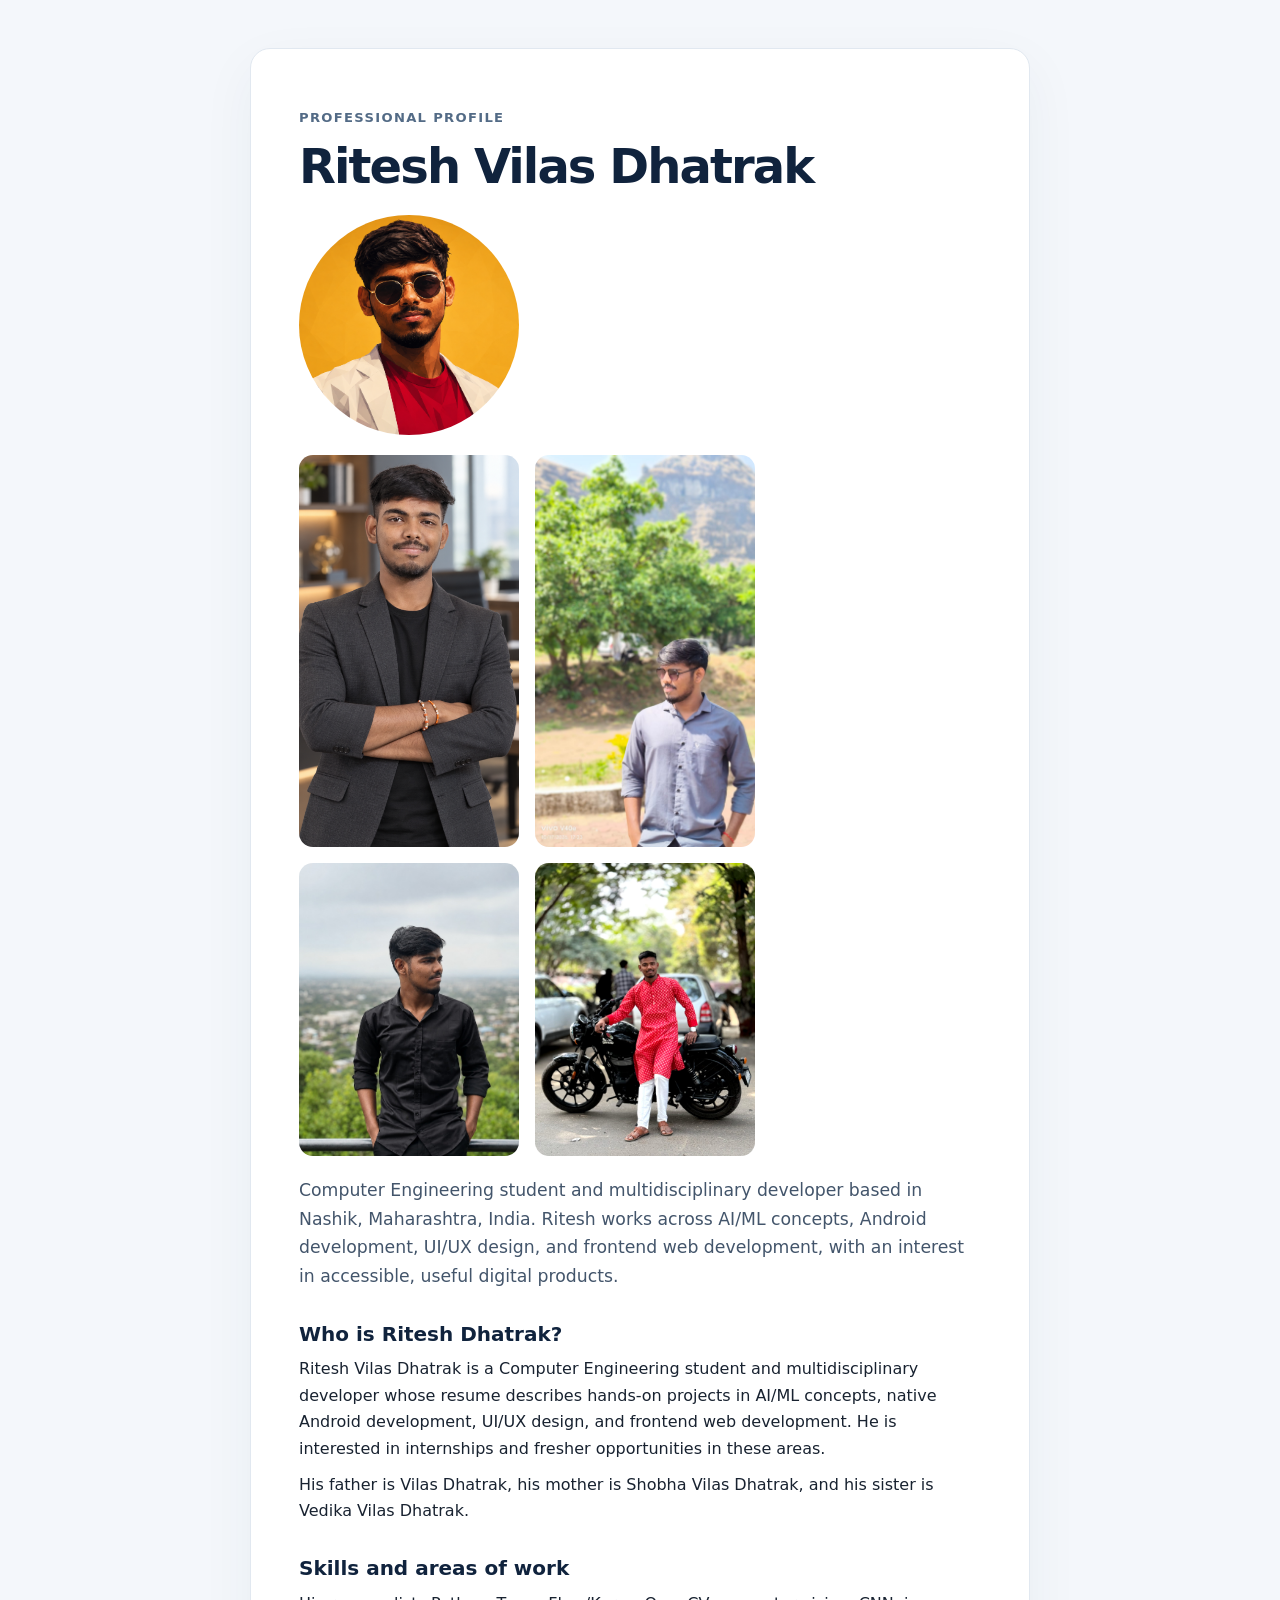
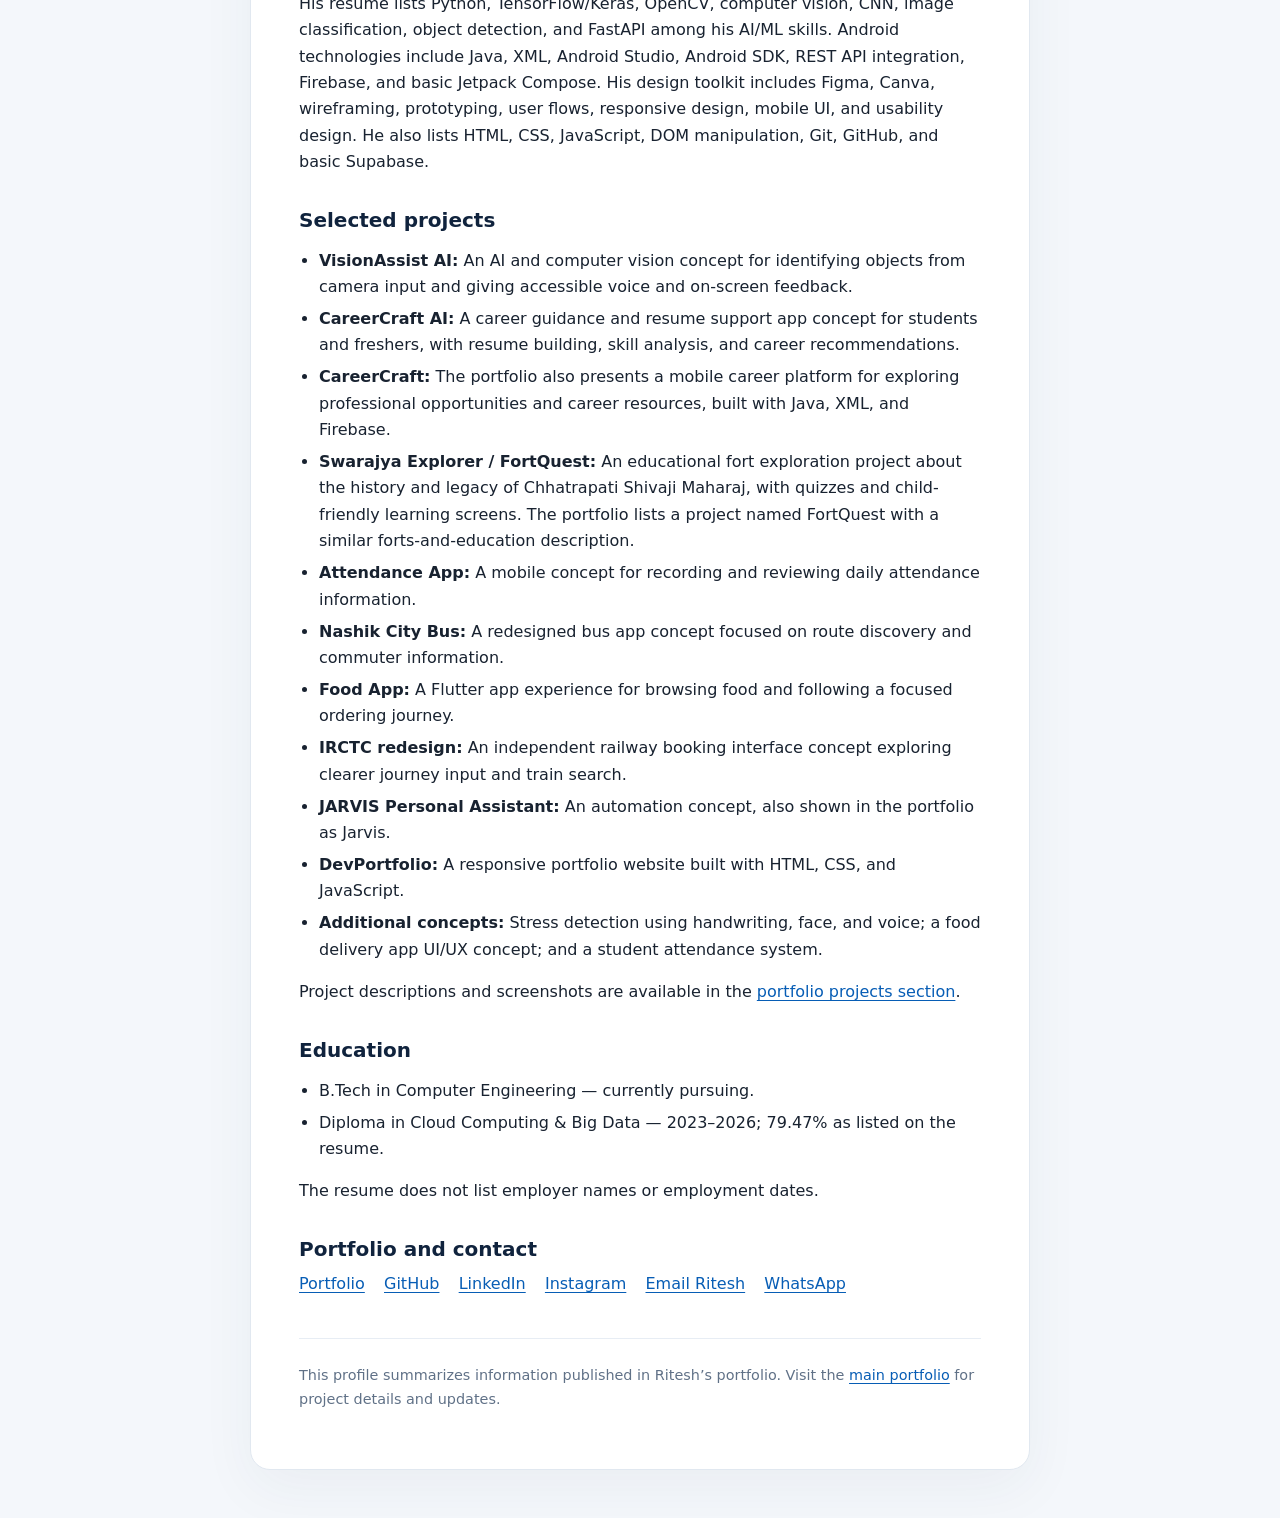
<file: seo-identity.html>
﻿<!doctype html>
<html lang="en">
<head>
  <meta charset="utf-8">
  <meta name="viewport" content="width=device-width, initial-scale=1">
  <title>Ritesh Vilas Dhatrak | Android Developer &amp; UI/UX Designer</title>
  <meta name="description" content="Meet Ritesh Vilas Dhatrak, an Android and Flutter developer and UI/UX designer from Nashik, India. Explore his mobile app projects, skills and portfolio.">
  <meta name="robots" content="index, follow">
  <link rel="canonical" href="https://ritesh-portfolio-847.netlify.app/seo-identity.html">
  <meta property="og:title" content="Ritesh Vilas Dhatrak | Android Developer &amp; UI/UX Designer">
  <meta property="og:description" content="Android and Flutter development, UI/UX design, and selected mobile app projects by Ritesh Vilas Dhatrak.">
  <meta property="og:url" content="https://ritesh-portfolio-847.netlify.app/seo-identity.html">
  <meta property="og:type" content="profile">
  <meta property="og:image" content="https://ritesh-portfolio-847.netlify.app/2.png">
  <meta property="og:image:alt" content="Portrait of Ritesh Vilas Dhatrak wearing a charcoal blazer">
  <meta property="og:image" content="https://ritesh-portfolio-847.netlify.app/3.jpeg">
  <meta property="og:image:alt" content="Portrait of Ritesh Vilas Dhatrak">
  <meta property="og:image" content="https://ritesh-portfolio-847.netlify.app/4.jpeg">
  <meta property="og:image:alt" content="Portrait of Ritesh Vilas Dhatrak">
  <meta property="og:image" content="https://ritesh-portfolio-847.netlify.app/5.jpeg">
  <meta property="og:image:alt" content="Portrait of Ritesh Vilas Dhatrak">
  <meta property="og:image" content="https://ritesh-portfolio-847.netlify.app/uiuxprofile.png">
  <meta property="og:image:alt" content="Portrait of Ritesh Vilas Dhatrak">
  <meta name="twitter:card" content="summary_large_image">
  <meta name="twitter:image" content="https://ritesh-portfolio-847.netlify.app/2.png">
  <meta name="twitter:image:alt" content="Portrait of Ritesh Vilas Dhatrak">
  <meta name="twitter:title" content="Ritesh Vilas Dhatrak | Android Developer &amp; UI/UX Designer">
  <meta name="twitter:description" content="Explore the skills, mobile app projects and portfolio of Ritesh Vilas Dhatrak.">
  <style>
    :root { color-scheme: light; font-family: system-ui, -apple-system, BlinkMacSystemFont, "Segoe UI", sans-serif; color: #182230; background: #f4f7fb; }
    * { box-sizing: border-box; }
    body { margin: 0; line-height: 1.65; }
    main { width: min(100% - 2rem, 780px); margin: 3rem auto; padding: clamp(1.4rem, 5vw, 3rem); background: #fff; border: 1px solid #e1e8f0; border-radius: 20px; box-shadow: 0 18px 55px #1e35500d; }
    h1, h2 { color: #10233d; line-height: 1.2; }
    h1 { margin: 0 0 .45rem; font-size: clamp(2rem, 6vw, 3rem); letter-spacing: -.04em; }
    h2 { margin: 2rem 0 .65rem; font-size: 1.25rem; }
    p { margin: .6rem 0; }
    .eyebrow { color: #536b86; font-size: .82rem; font-weight: 700; letter-spacing: .1em; text-transform: uppercase; }
    .intro { color: #43556b; font-size: 1.08rem; }
    ul { padding-left: 1.25rem; }
    li { margin: .35rem 0; }
    a { color: #075db5; text-underline-offset: .18em; }
    a:focus-visible { outline: 3px solid #73b7ff; outline-offset: 3px; }
    .links { display: flex; flex-wrap: wrap; gap: .6rem 1.2rem; }
    footer { margin-top: 2.5rem; padding-top: 1rem; border-top: 1px solid #e7edf4; color: #607187; font-size: .9rem; }
    @media (max-width: 520px) { main { margin: 1rem auto; border-radius: 14px; } }
  </style>
  <script type="application/ld+json">
  {
    "@context": "https://schema.org",
    "@type": "ProfilePage",
    "url": "https://ritesh-portfolio-847.netlify.app/seo-identity.html",
    "name": "Ritesh Vilas Dhatrak — Professional Profile",
    "mainEntity": {
      "@type": "Person",
      "@id": "https://ritesh-portfolio-847.netlify.app/#ritesh-vilas-dhatrak",
      "name": "Ritesh Vilas Dhatrak",
      "alternateName": "Ritesh Dhatrak",
      "url": "https://ritesh-portfolio-847.netlify.app/",
      "address": {
        "@type": "PostalAddress",
        "addressLocality": "Nashik",
        "addressRegion": "Maharashtra",
        "addressCountry": "IN"
      },
      "jobTitle": ["AI/ML & Android Developer", "UI/UX Designer", "Frontend Developer"],
      "description": "Mobile application developer and UI/UX designer focused on Android and Flutter projects, useful digital products, and clear mobile experiences.",
      "image": [
        "https://ritesh-portfolio-847.netlify.app/uiuxprofile.png",
        "https://ritesh-portfolio-847.netlify.app/2.png",
        "https://ritesh-portfolio-847.netlify.app/3.jpeg",
        "https://ritesh-portfolio-847.netlify.app/4.jpeg",
        "https://ritesh-portfolio-847.netlify.app/5.jpeg"
      ],
      "email": "mailto:riteshdhatrak466@gmail.com",
      "sameAs": [
        "https://github.com/ritesh15666",
        "https://www.linkedin.com/in/ritesh-dhatrak74",
        "https://www.instagram.com/riteshdhatrak74/?__pwa=1#",
        "https://wa.me/919730023633"
      ],
      "knowsAbout": ["AI/ML concepts", "Computer vision", "Object detection", "Image classification", "Python", "TensorFlow", "Keras", "OpenCV", "CNN", "Android development", "Java", "XML", "Android Studio", "Android SDK", "REST API integration", "Firebase", "Jetpack Compose", "UI/UX design", "Figma", "Canva", "Wireframing", "Prototyping", "User flows", "Frontend development", "HTML", "CSS", "JavaScript", "Git", "GitHub", "Flutter", "Dart"]
    }
  }
  </script>
</head>
<body>
  <main>
    <header>
      <p class="eyebrow">Professional profile</p>
      <h1>Ritesh Vilas Dhatrak</h1>
      <img src="uiuxprofile.png" width="220" height="220" alt="Portrait of Ritesh Vilas Dhatrak" style="display:block;width:min(220px,55vw);height:auto;aspect-ratio:1;object-fit:cover;border-radius:50%;margin:1.25rem 0">
      <div style="display:flex;flex-wrap:wrap;gap:1rem;margin:1.25rem 0">
        <img src="2.png" width="220" height="320" alt="Ritesh Vilas Dhatrak wearing a charcoal blazer" style="display:block;width:min(220px,42vw);height:auto;object-fit:cover;border-radius:14px">
        <img src="3.jpeg" alt="Portrait of Ritesh Vilas Dhatrak" loading="lazy" style="display:block;width:min(220px,42vw);height:auto;object-fit:cover;border-radius:14px">
        <img src="4.jpeg" alt="Portrait of Ritesh Vilas Dhatrak" loading="lazy" style="display:block;width:min(220px,42vw);height:auto;object-fit:cover;border-radius:14px">
        <img src="5.jpeg" alt="Portrait of Ritesh Vilas Dhatrak" loading="lazy" style="display:block;width:min(220px,42vw);height:auto;object-fit:cover;border-radius:14px">
      </div>
      <p class="intro">Computer Engineering student and multidisciplinary developer based in Nashik, Maharashtra, India. Ritesh works across AI/ML concepts, Android development, UI/UX design, and frontend web development, with an interest in accessible, useful digital products.</p>
    </header>

    <section aria-labelledby="about-heading">
      <h2 id="about-heading">Who is Ritesh Dhatrak?</h2>
      <p>Ritesh Vilas Dhatrak is a Computer Engineering student and multidisciplinary developer whose resume describes hands-on projects in AI/ML concepts, native Android development, UI/UX design, and frontend web development. He is interested in internships and fresher opportunities in these areas.</p>
      <p>His father is Vilas Dhatrak, his mother is Shobha Vilas Dhatrak, and his sister is Vedika Vilas Dhatrak.</p>
    </section>

    <section aria-labelledby="skills-heading">
      <h2 id="skills-heading">Skills and areas of work</h2>
      <p>His resume lists Python, TensorFlow/Keras, OpenCV, computer vision, CNN, image classification, object detection, and FastAPI among his AI/ML skills. Android technologies include Java, XML, Android Studio, Android SDK, REST API integration, Firebase, and basic Jetpack Compose. His design toolkit includes Figma, Canva, wireframing, prototyping, user flows, responsive design, mobile UI, and usability design. He also lists HTML, CSS, JavaScript, DOM manipulation, Git, GitHub, and basic Supabase.</p>
    </section>

    <section aria-labelledby="projects-heading">
      <h2 id="projects-heading">Selected projects</h2>
      <ul>
        <li><strong>VisionAssist AI:</strong> An AI and computer vision concept for identifying objects from camera input and giving accessible voice and on-screen feedback.</li>
        <li><strong>CareerCraft AI:</strong> A career guidance and resume support app concept for students and freshers, with resume building, skill analysis, and career recommendations.</li>
        <li><strong>CareerCraft:</strong> The portfolio also presents a mobile career platform for exploring professional opportunities and career resources, built with Java, XML, and Firebase.</li>
        <li><strong>Swarajya Explorer / FortQuest:</strong> An educational fort exploration project about the history and legacy of Chhatrapati Shivaji Maharaj, with quizzes and child-friendly learning screens. The portfolio lists a project named FortQuest with a similar forts-and-education description.</li>
        <li><strong>Attendance App:</strong> A mobile concept for recording and reviewing daily attendance information.</li>
        <li><strong>Nashik City Bus:</strong> A redesigned bus app concept focused on route discovery and commuter information.</li>
        <li><strong>Food App:</strong> A Flutter app experience for browsing food and following a focused ordering journey.</li>
        <li><strong>IRCTC redesign:</strong> An independent railway booking interface concept exploring clearer journey input and train search.</li>
        <li><strong>JARVIS Personal Assistant:</strong> An automation concept, also shown in the portfolio as Jarvis.</li>
        <li><strong>DevPortfolio:</strong> A responsive portfolio website built with HTML, CSS, and JavaScript.</li>
        <li><strong>Additional concepts:</strong> Stress detection using handwriting, face, and voice; a food delivery app UI/UX concept; and a student attendance system.</li>
      </ul>
      <p>Project descriptions and screenshots are available in the <a href="https://ritesh-portfolio-847.netlify.app/#projects">portfolio projects section</a>.</p>
    </section>

    <section aria-labelledby="education-heading">
      <h2 id="education-heading">Education</h2>
      <ul>
        <li>B.Tech in Computer Engineering — currently pursuing.</li>
        <li>Diploma in Cloud Computing &amp; Big Data — 2023–2026; 79.47% as listed on the resume.</li>
      </ul>
      <p>The resume does not list employer names or employment dates.</p>
    </section>

    <section aria-labelledby="links-heading">
      <h2 id="links-heading">Portfolio and contact</h2>
      <p class="links">
        <a href="https://ritesh-portfolio-847.netlify.app/">Portfolio</a>
        <a href="https://github.com/ritesh15666" rel="me">GitHub</a>
        <a href="https://www.linkedin.com/in/ritesh-dhatrak74" rel="me">LinkedIn</a>
        <a href="https://www.instagram.com/riteshdhatrak74/?__pwa=1#" rel="me">Instagram</a>
        <a href="mailto:riteshdhatrak466@gmail.com">Email Ritesh</a>
        <a href="https://wa.me/919730023633" rel="me">WhatsApp</a>
      </p>
    </section>

    <footer>
      <p>This profile summarizes information published in Ritesh’s portfolio. Visit the <a href="https://ritesh-portfolio-847.netlify.app/">main portfolio</a> for project details and updates.</p>
    </footer>
  </main>
</body>
</html>
</file>
